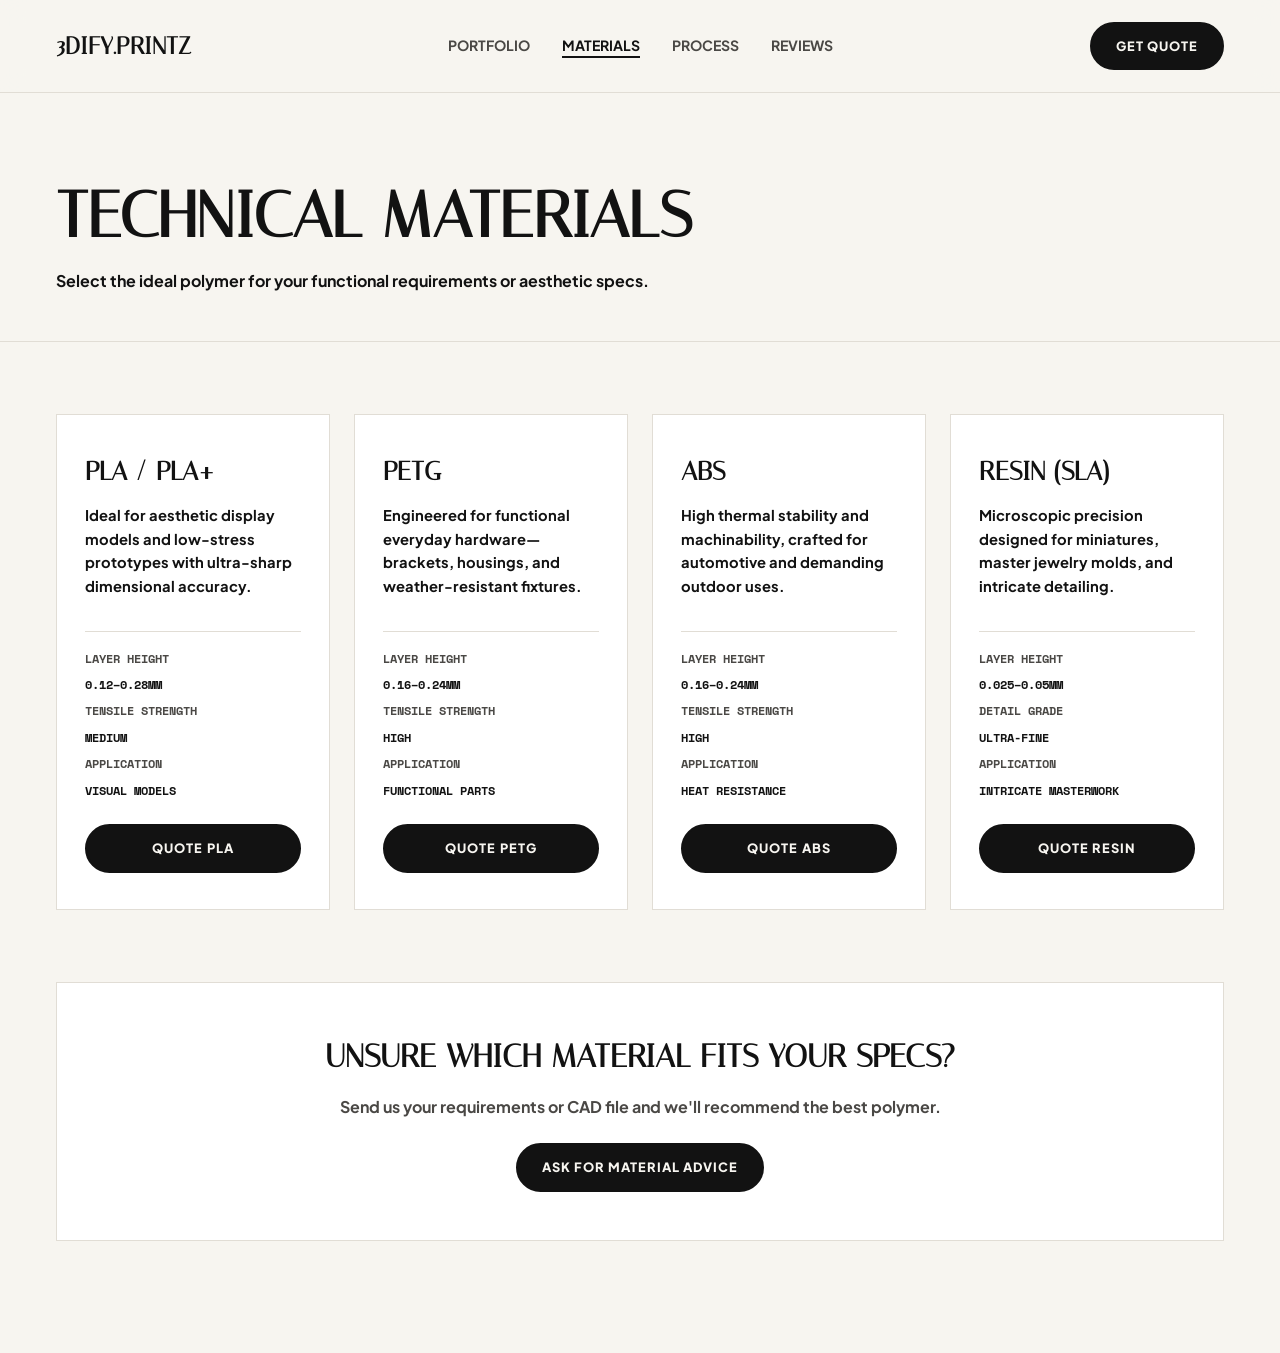
<file: material.html>
<!DOCTYPE html>
<html lang="en">
<head>
<meta charset="UTF-8">
<meta name="viewport" content="width=device-width, initial-scale=1.0">
<title>Materials — 3dify.printz</title>
<link href="https://fonts.googleapis.com/css2?family=Italiana&family=Plus+Jakarta+Sans:wght@700;800&family=Space+Mono:wght@700&display=swap" rel="stylesheet">
<style>
  :root { 
    --bg: #F7F5F0; 
    --surface: #FFFFFF; 
    --line: #E1DDD5; 
    --text: #121212; 
    --muted: #4a4845; 
    --accent: #E0533C; 
    --radius-pill: 100px;
    --display: 'Italiana', serif; 
    --body: 'Plus Jakarta Sans', sans-serif; 
    --mono: 'Space Mono', monospace; 
  }
  * { margin:0; padding:0; box-sizing:border-box; }
  body { background: var(--bg); color: var(--text); font-family: var(--body); font-weight: 700; line-height: 1.6; }
  a { color:inherit; text-decoration:none; }
  .wrap { max-width:1240px; margin:0 auto; padding:0 36px; }
  
  header { position: sticky; top: 0; z-index: 50; background: rgba(247, 245, 240, 0.90); backdrop-filter: blur(12px); border-bottom: 1px solid var(--line); }
  nav { display: flex; align-items: center; justify-content: space-between; padding: 22px 36px; max-width: 1240px; margin: 0 auto; gap: 16px; }
  .logo { font-family: var(--display); font-weight: 700; font-size: 1.5rem; text-transform: uppercase; }
  .nav-links { display: flex; gap: 32px; font-size: 0.88rem; text-transform: uppercase; color: var(--muted); }
  .nav-links a.active { color: var(--text); border-bottom: 2px solid var(--text); }
  
  .btn { display: inline-flex; align-items: center; gap: 10px; font-family: var(--body); font-size: 0.8rem; font-weight: 800; text-transform: uppercase; letter-spacing: 0.08em; padding: 12px 24px; border-radius: var(--radius-pill); border: 2px solid var(--text); cursor: pointer; transition: all .25s ease; white-space: nowrap; }
  .btn-primary { background: var(--text); color: var(--bg); }
  .btn-primary:hover { background: var(--accent); border-color: var(--accent); color: #fff; transform: translateY(-2px); }

  .page-head { padding: 72px 0 48px; border-bottom: 1px solid var(--line); }
  .page-head h1 { font-family: var(--display); font-size: clamp(2.5rem, 5vw, 4rem); text-transform: uppercase; }
  
  section.pad { padding: 72px 0 112px; }
  .mat-grid { display: grid; grid-template-columns: repeat(auto-fit, minmax(250px, 1fr)); gap: 24px; }
  .mat-card { background: var(--surface); border: 1px solid var(--line); padding: 36px 28px; display: flex; flex-direction: column; justify-content: space-between; }
  .mat-card .mat-name { font-family: var(--display); font-size: 1.6rem; margin-bottom: 12px; text-transform: uppercase; }
  .mat-card .mat-desc { font-size: 0.92rem; margin-bottom: 32px; }
  .mat-specs { display: flex; flex-direction: column; gap: 8px; font-family: var(--mono); font-size: 0.72rem; border-top: 1px solid var(--line); padding-top: 18px; text-transform: uppercase; margin-bottom: 24px; }
  .mat-specs span { color: var(--muted); }

  .cta-banner { margin-top: 72px; padding: 48px; background: var(--surface); border: 1px solid var(--line); text-align: center; }
  .cta-banner h2 { font-family: var(--display); font-size: 2rem; text-transform: uppercase; margin-bottom: 12px; }
  .cta-banner p { color: var(--muted); margin-bottom: 24px; }
</style>
</head>
<body>
<header>
  <nav>
    <a href="index.html" class="logo">3dify.printz</a>
    <div class="nav-links">
      <a href="portfolio.html">Portfolio</a>
      <a href="materials.html" class="active">Materials</a>
      <a href="process.html">Process</a>
      <a href="reviews.html">Reviews</a>
    </div>
    <a class="btn btn-primary wa-btn" href="#" target="_blank">Get Quote</a>
  </nav>
</header>
<main>
  <div class="page-head">
    <div class="wrap">
      <h1>Technical Materials</h1>
      <p>Select the ideal polymer for your functional requirements or aesthetic specs.</p>
    </div>
  </div>
  <section class="pad">
    <div class="wrap">
      <div class="mat-grid">
        <div class="mat-card">
          <div><div class="mat-name">PLA / PLA+</div><div class="mat-desc">Ideal for aesthetic display models and low-stress prototypes with ultra-sharp dimensional accuracy.</div></div>
          <div>
            <div class="mat-specs"><span>Layer Height</span>0.12–0.28mm<span>Tensile Strength</span>Medium<span>Application</span>Visual Models</div>
            <a class="btn btn-primary wa-btn" href="#" target="_blank" style="width:100%; justify-content:center;">Quote PLA</a>
          </div>
        </div>
        <div class="mat-card">
          <div><div class="mat-name">PETG</div><div class="mat-desc">Engineered for functional everyday hardware—brackets, housings, and weather-resistant fixtures.</div></div>
          <div>
            <div class="mat-specs"><span>Layer Height</span>0.16–0.24mm<span>Tensile Strength</span>High<span>Application</span>Functional Parts</div>
            <a class="btn btn-primary wa-btn" href="#" target="_blank" style="width:100%; justify-content:center;">Quote PETG</a>
          </div>
        </div>
        <div class="mat-card">
          <div><div class="mat-name">ABS</div><div class="mat-desc">High thermal stability and machinability, crafted for automotive and demanding outdoor uses.</div></div>
          <div>
            <div class="mat-specs"><span>Layer Height</span>0.16–0.24mm<span>Tensile Strength</span>High<span>Application</span>Heat Resistance</div>
            <a class="btn btn-primary wa-btn" href="#" target="_blank" style="width:100%; justify-content:center;">Quote ABS</a>
          </div>
        </div>
        <div class="mat-card">
          <div><div class="mat-name">Resin (SLA)</div><div class="mat-desc">Microscopic precision designed for miniatures, master jewelry molds, and intricate detailing.</div></div>
          <div>
            <div class="mat-specs"><span>Layer Height</span>0.025–0.05mm<span>Detail Grade</span>Ultra-Fine<span>Application</span>Intricate Masterwork</div>
            <a class="btn btn-primary wa-btn" href="#" target="_blank" style="width:100%; justify-content:center;">Quote Resin</a>
          </div>
        </div>
      </div>

      <div class="cta-banner">
        <h2>Unsure which material fits your specs?</h2>
        <p>Send us your requirements or CAD file and we'll recommend the best polymer.</p>
        <a class="btn btn-primary wa-btn" href="#" target="_blank">Ask For Material Advice</a>
      </div>
    </div>
  </section>
</main>
<script>
  const WA_NUMBER = "94764892775"; 
  const waLink = `https://wa.me/${WA_NUMBER}?text=${encodeURIComponent("Hello! I need help picking a material / requesting a quote for a 3D print.")}`;
  document.querySelectorAll('.wa-btn').forEach(el => el.href = waLink);
</script>
</body>
</html>
</file>
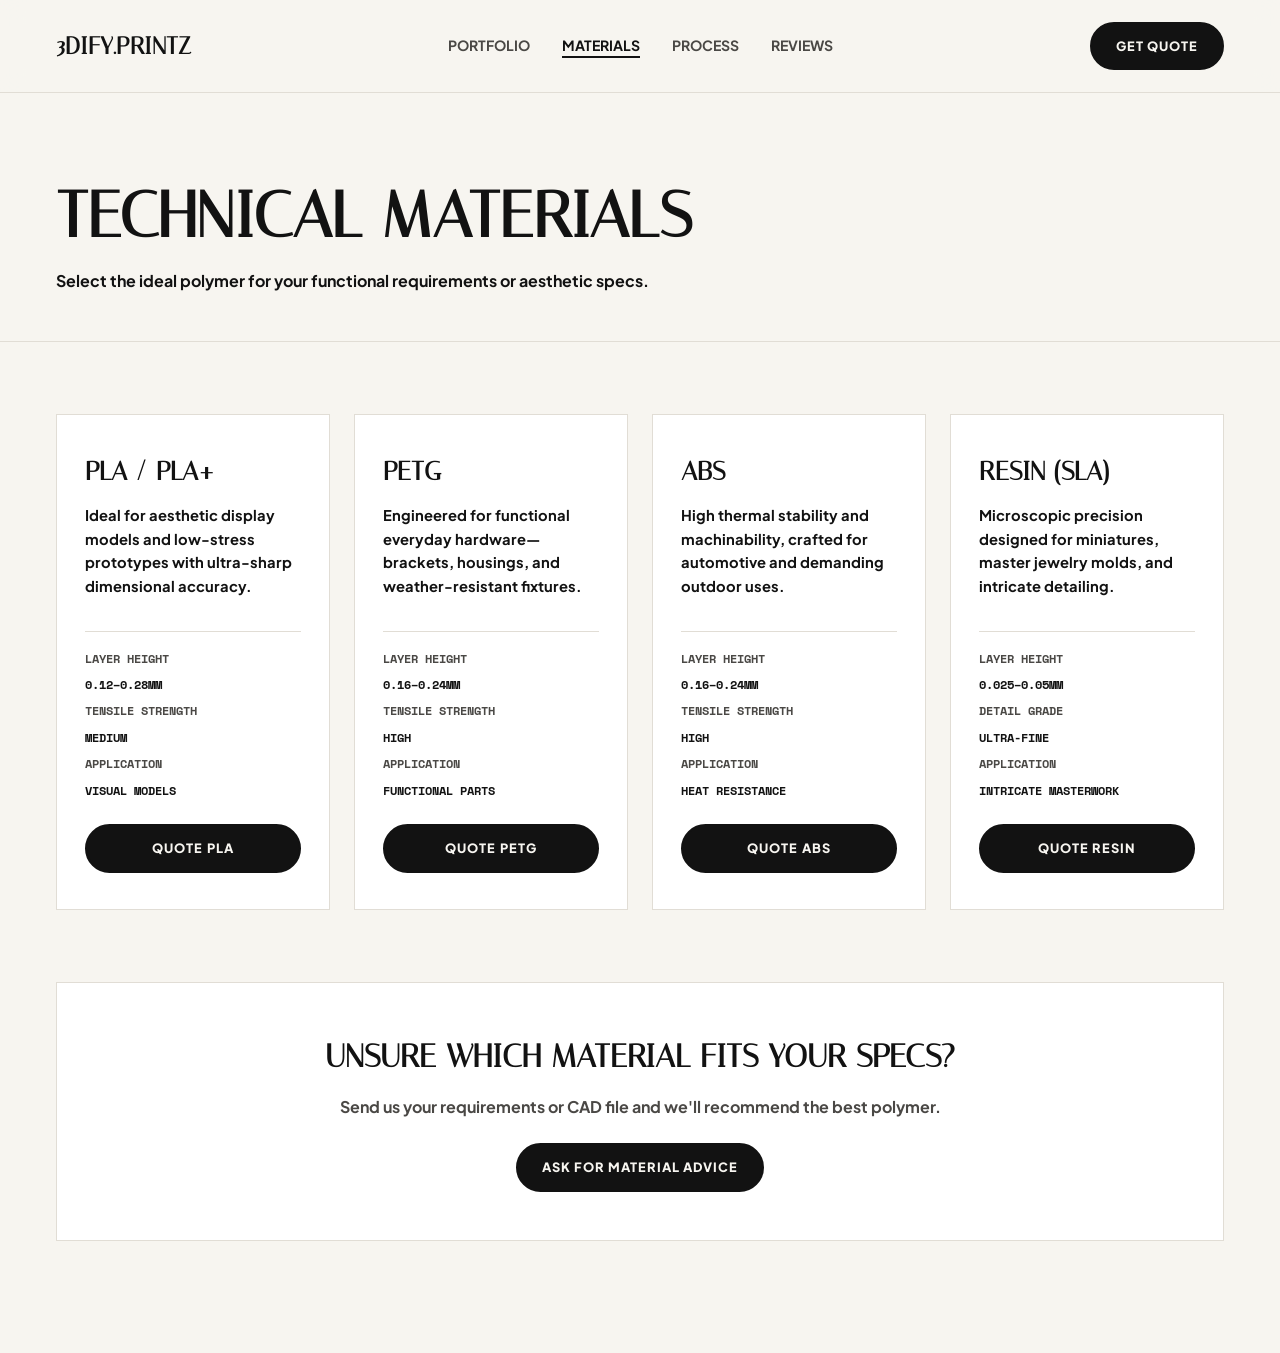
<file: materials.html>
<!DOCTYPE html>
<html lang="en">
<head>
<meta charset="UTF-8">
<meta name="viewport" content="width=device-width, initial-scale=1.0">
<title>Materials — 3dify.printz</title>
<link href="https://fonts.googleapis.com/css2?family=Italiana&family=Plus+Jakarta+Sans:wght@700;800&family=Space+Mono:wght@700&display=swap" rel="stylesheet">
<style>
  :root { 
    --bg: #F7F5F0; 
    --surface: #FFFFFF; 
    --line: #E1DDD5; 
    --text: #121212; 
    --muted: #4a4845; 
    --accent: #E0533C; 
    --radius-pill: 100px;
    --display: 'Italiana', serif; 
    --body: 'Plus Jakarta Sans', sans-serif; 
    --mono: 'Space Mono', monospace; 
  }
  * { margin:0; padding:0; box-sizing:border-box; }
  body { background: var(--bg); color: var(--text); font-family: var(--body); font-weight: 700; line-height: 1.6; }
  a { color:inherit; text-decoration:none; }
  .wrap { max-width:1240px; margin:0 auto; padding:0 36px; }
  
  header { position: sticky; top: 0; z-index: 50; background: rgba(247, 245, 240, 0.90); backdrop-filter: blur(12px); border-bottom: 1px solid var(--line); }
  nav { display: flex; align-items: center; justify-content: space-between; padding: 22px 36px; max-width: 1240px; margin: 0 auto; gap: 16px; }
  .logo { font-family: var(--display); font-weight: 700; font-size: 1.5rem; text-transform: uppercase; }
  .nav-links { display: flex; gap: 32px; font-size: 0.88rem; text-transform: uppercase; color: var(--muted); }
  .nav-links a.active { color: var(--text); border-bottom: 2px solid var(--text); }
  
  .btn { display: inline-flex; align-items: center; gap: 10px; font-family: var(--body); font-size: 0.8rem; font-weight: 800; text-transform: uppercase; letter-spacing: 0.08em; padding: 12px 24px; border-radius: var(--radius-pill); border: 2px solid var(--text); cursor: pointer; transition: all .25s ease; white-space: nowrap; }
  .btn-primary { background: var(--text); color: var(--bg); }
  .btn-primary:hover { background: var(--accent); border-color: var(--accent); color: #fff; transform: translateY(-2px); }

  .page-head { padding: 72px 0 48px; border-bottom: 1px solid var(--line); }
  .page-head h1 { font-family: var(--display); font-size: clamp(2.5rem, 5vw, 4rem); text-transform: uppercase; }
  
  section.pad { padding: 72px 0 112px; }
  .mat-grid { display: grid; grid-template-columns: repeat(auto-fit, minmax(250px, 1fr)); gap: 24px; }
  .mat-card { background: var(--surface); border: 1px solid var(--line); padding: 36px 28px; display: flex; flex-direction: column; justify-content: space-between; }
  .mat-card .mat-name { font-family: var(--display); font-size: 1.6rem; margin-bottom: 12px; text-transform: uppercase; }
  .mat-card .mat-desc { font-size: 0.92rem; margin-bottom: 32px; }
  .mat-specs { display: flex; flex-direction: column; gap: 8px; font-family: var(--mono); font-size: 0.72rem; border-top: 1px solid var(--line); padding-top: 18px; text-transform: uppercase; margin-bottom: 24px; }
  .mat-specs span { color: var(--muted); }

  .cta-banner { margin-top: 72px; padding: 48px; background: var(--surface); border: 1px solid var(--line); text-align: center; }
  .cta-banner h2 { font-family: var(--display); font-size: 2rem; text-transform: uppercase; margin-bottom: 12px; }
  .cta-banner p { color: var(--muted); margin-bottom: 24px; }
</style>
</head>
<body>
<header>
  <nav>
    <a href="index.html" class="logo">3dify.printz</a>
    <div class="nav-links">
      <a href="portfolio.html">Portfolio</a>
      <a href="materials.html" class="active">Materials</a>
      <a href="process.html">Process</a>
      <a href="reviews.html">Reviews</a>
    </div>
    <a class="btn btn-primary wa-btn" href="#" target="_blank">Get Quote</a>
  </nav>
</header>
<main>
  <div class="page-head">
    <div class="wrap">
      <h1>Technical Materials</h1>
      <p>Select the ideal polymer for your functional requirements or aesthetic specs.</p>
    </div>
  </div>
  <section class="pad">
    <div class="wrap">
      <div class="mat-grid">
        <div class="mat-card">
          <div><div class="mat-name">PLA / PLA+</div><div class="mat-desc">Ideal for aesthetic display models and low-stress prototypes with ultra-sharp dimensional accuracy.</div></div>
          <div>
            <div class="mat-specs"><span>Layer Height</span>0.12–0.28mm<span>Tensile Strength</span>Medium<span>Application</span>Visual Models</div>
            <a class="btn btn-primary wa-btn" href="#" target="_blank" style="width:100%; justify-content:center;">Quote PLA</a>
          </div>
        </div>
        <div class="mat-card">
          <div><div class="mat-name">PETG</div><div class="mat-desc">Engineered for functional everyday hardware—brackets, housings, and weather-resistant fixtures.</div></div>
          <div>
            <div class="mat-specs"><span>Layer Height</span>0.16–0.24mm<span>Tensile Strength</span>High<span>Application</span>Functional Parts</div>
            <a class="btn btn-primary wa-btn" href="#" target="_blank" style="width:100%; justify-content:center;">Quote PETG</a>
          </div>
        </div>
        <div class="mat-card">
          <div><div class="mat-name">ABS</div><div class="mat-desc">High thermal stability and machinability, crafted for automotive and demanding outdoor uses.</div></div>
          <div>
            <div class="mat-specs"><span>Layer Height</span>0.16–0.24mm<span>Tensile Strength</span>High<span>Application</span>Heat Resistance</div>
            <a class="btn btn-primary wa-btn" href="#" target="_blank" style="width:100%; justify-content:center;">Quote ABS</a>
          </div>
        </div>
        <div class="mat-card">
          <div><div class="mat-name">Resin (SLA)</div><div class="mat-desc">Microscopic precision designed for miniatures, master jewelry molds, and intricate detailing.</div></div>
          <div>
            <div class="mat-specs"><span>Layer Height</span>0.025–0.05mm<span>Detail Grade</span>Ultra-Fine<span>Application</span>Intricate Masterwork</div>
            <a class="btn btn-primary wa-btn" href="#" target="_blank" style="width:100%; justify-content:center;">Quote Resin</a>
          </div>
        </div>
      </div>

      <div class="cta-banner">
        <h2>Unsure which material fits your specs?</h2>
        <p>Send us your requirements or CAD file and we'll recommend the best polymer.</p>
        <a class="btn btn-primary wa-btn" href="#" target="_blank">Ask For Material Advice</a>
      </div>
    </div>
  </section>
</main>
<script>
  const WA_NUMBER = "94764892775"; 
  const waLink = `https://wa.me/${WA_NUMBER}?text=${encodeURIComponent("Hello! I need help picking a material / requesting a quote for a 3D print.")}`;
  document.querySelectorAll('.wa-btn').forEach(el => el.href = waLink);
</script>
</body>
</html>
</file>
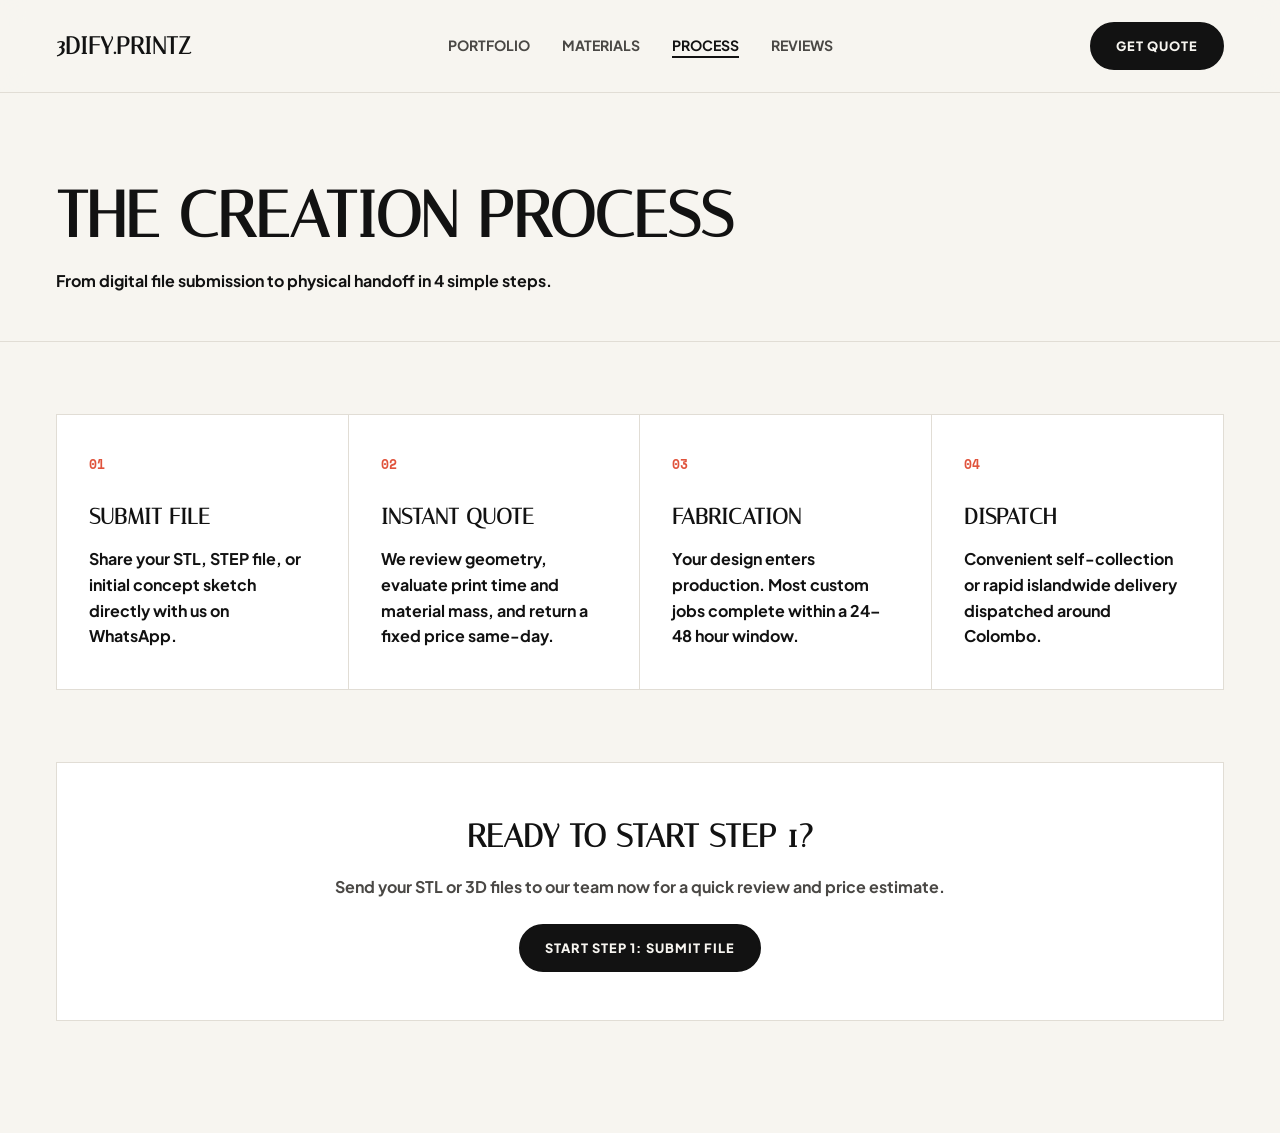
<file: process.html>
<!DOCTYPE html>
<html lang="en">
<head>
<meta charset="UTF-8">
<meta name="viewport" content="width=device-width, initial-scale=1.0">
<title>Process — 3dify.printz</title>
<link href="https://fonts.googleapis.com/css2?family=Italiana&family=Plus+Jakarta+Sans:wght@700;800&family=Space+Mono:wght@700&display=swap" rel="stylesheet">
<style>
  :root { 
    --bg: #F7F5F0; 
    --surface: #FFFFFF; 
    --line: #E1DDD5; 
    --text: #121212; 
    --muted: #4a4845; 
    --accent: #E0533C; 
    --radius-pill: 100px;
    --display: 'Italiana', serif; 
    --body: 'Plus Jakarta Sans', sans-serif; 
    --mono: 'Space Mono', monospace; 
  }
  * { margin:0; padding:0; box-sizing:border-box; }
  body { background: var(--bg); color: var(--text); font-family: var(--body); font-weight: 700; line-height: 1.6; }
  a { color:inherit; text-decoration:none; }
  .wrap { max-width:1240px; margin:0 auto; padding:0 36px; }
  
  header { position: sticky; top: 0; z-index: 50; background: rgba(247, 245, 240, 0.90); backdrop-filter: blur(12px); border-bottom: 1px solid var(--line); }
  nav { display: flex; align-items: center; justify-content: space-between; padding: 22px 36px; max-width: 1240px; margin: 0 auto; gap: 16px; }
  .logo { font-family: var(--display); font-weight: 700; font-size: 1.5rem; text-transform: uppercase; }
  .nav-links { display: flex; gap: 32px; font-size: 0.88rem; text-transform: uppercase; color: var(--muted); }
  .nav-links a.active { color: var(--text); border-bottom: 2px solid var(--text); }
  
  .btn { display: inline-flex; align-items: center; gap: 10px; font-family: var(--body); font-size: 0.8rem; font-weight: 800; text-transform: uppercase; letter-spacing: 0.08em; padding: 12px 24px; border-radius: var(--radius-pill); border: 2px solid var(--text); cursor: pointer; transition: all .25s ease; white-space: nowrap; }
  .btn-primary { background: var(--text); color: var(--bg); }
  .btn-primary:hover { background: var(--accent); border-color: var(--accent); color: #fff; transform: translateY(-2px); }

  .page-head { padding: 72px 0 48px; border-bottom: 1px solid var(--line); }
  .page-head h1 { font-family: var(--display); font-size: clamp(2.5rem, 5vw, 4rem); text-transform: uppercase; }
  
  section.pad { padding: 72px 0 112px; }
  .process-grid { display: grid; grid-template-columns: repeat(auto-fit, minmax(240px, 1fr)); gap: 0; border: 1px solid var(--line); }
  .process-step { padding: 40px 32px; border-right: 1px solid var(--line); background: var(--surface); }
  .process-step:last-child { border-right: none; }
  .process-step .pnum { font-family: var(--mono); color: var(--accent); font-size: 0.8rem; margin-bottom: 24px; }
  .process-step h3 { font-family: var(--display); font-size: 1.35rem; margin-bottom: 12px; text-transform: uppercase; }

  .cta-banner { margin-top: 72px; padding: 48px; background: var(--surface); border: 1px solid var(--line); text-align: center; }
  .cta-banner h2 { font-family: var(--display); font-size: 2rem; text-transform: uppercase; margin-bottom: 12px; }
  .cta-banner p { color: var(--muted); margin-bottom: 24px; }
</style>
</head>
<body>
<header>
  <nav>
    <a href="index.html" class="logo">3dify.printz</a>
    <div class="nav-links">
      <a href="portfolio.html">Portfolio</a>
      <a href="materials.html">Materials</a>
      <a href="process.html" class="active">Process</a>
      <a href="reviews.html">Reviews</a>
    </div>
    <a class="btn btn-primary wa-btn" href="#" target="_blank">Get Quote</a>
  </nav>
</header>
<main>
  <div class="page-head">
    <div class="wrap">
      <h1>The Creation Process</h1>
      <p>From digital file submission to physical handoff in 4 simple steps.</p>
    </div>
  </div>
  <section class="pad">
    <div class="wrap">
      <div class="process-grid">
        <div class="process-step"><div class="pnum">01</div><h3>Submit File</h3><p>Share your STL, STEP file, or initial concept sketch directly with us on WhatsApp.</p></div>
        <div class="process-step"><div class="pnum">02</div><h3>Instant Quote</h3><p>We review geometry, evaluate print time and material mass, and return a fixed price same-day.</p></div>
        <div class="process-step"><div class="pnum">03</div><h3>Fabrication</h3><p>Your design enters production. Most custom jobs complete within a 24–48 hour window.</p></div>
        <div class="process-step"><div class="pnum">04</div><h3>Dispatch</h3><p>Convenient self-collection or rapid islandwide delivery dispatched around Colombo.</p></div>
      </div>

      <div class="cta-banner">
        <h2>Ready to start Step 1?</h2>
        <p>Send your STL or 3D files to our team now for a quick review and price estimate.</p>
        <a class="btn btn-primary wa-btn" href="#" target="_blank">Start Step 1: Submit File</a>
      </div>
    </div>
  </section>
</main>
<script>
  const WA_NUMBER = "94764892775"; 
  const waLink = `https://wa.me/${WA_NUMBER}?text=${encodeURIComponent("Hello 3dify.printz! I would like to submit a file/concept for a quick quote.")}`;
  document.querySelectorAll('.wa-btn').forEach(el => el.href = waLink);
</script>
</body>
</html>
</file>
